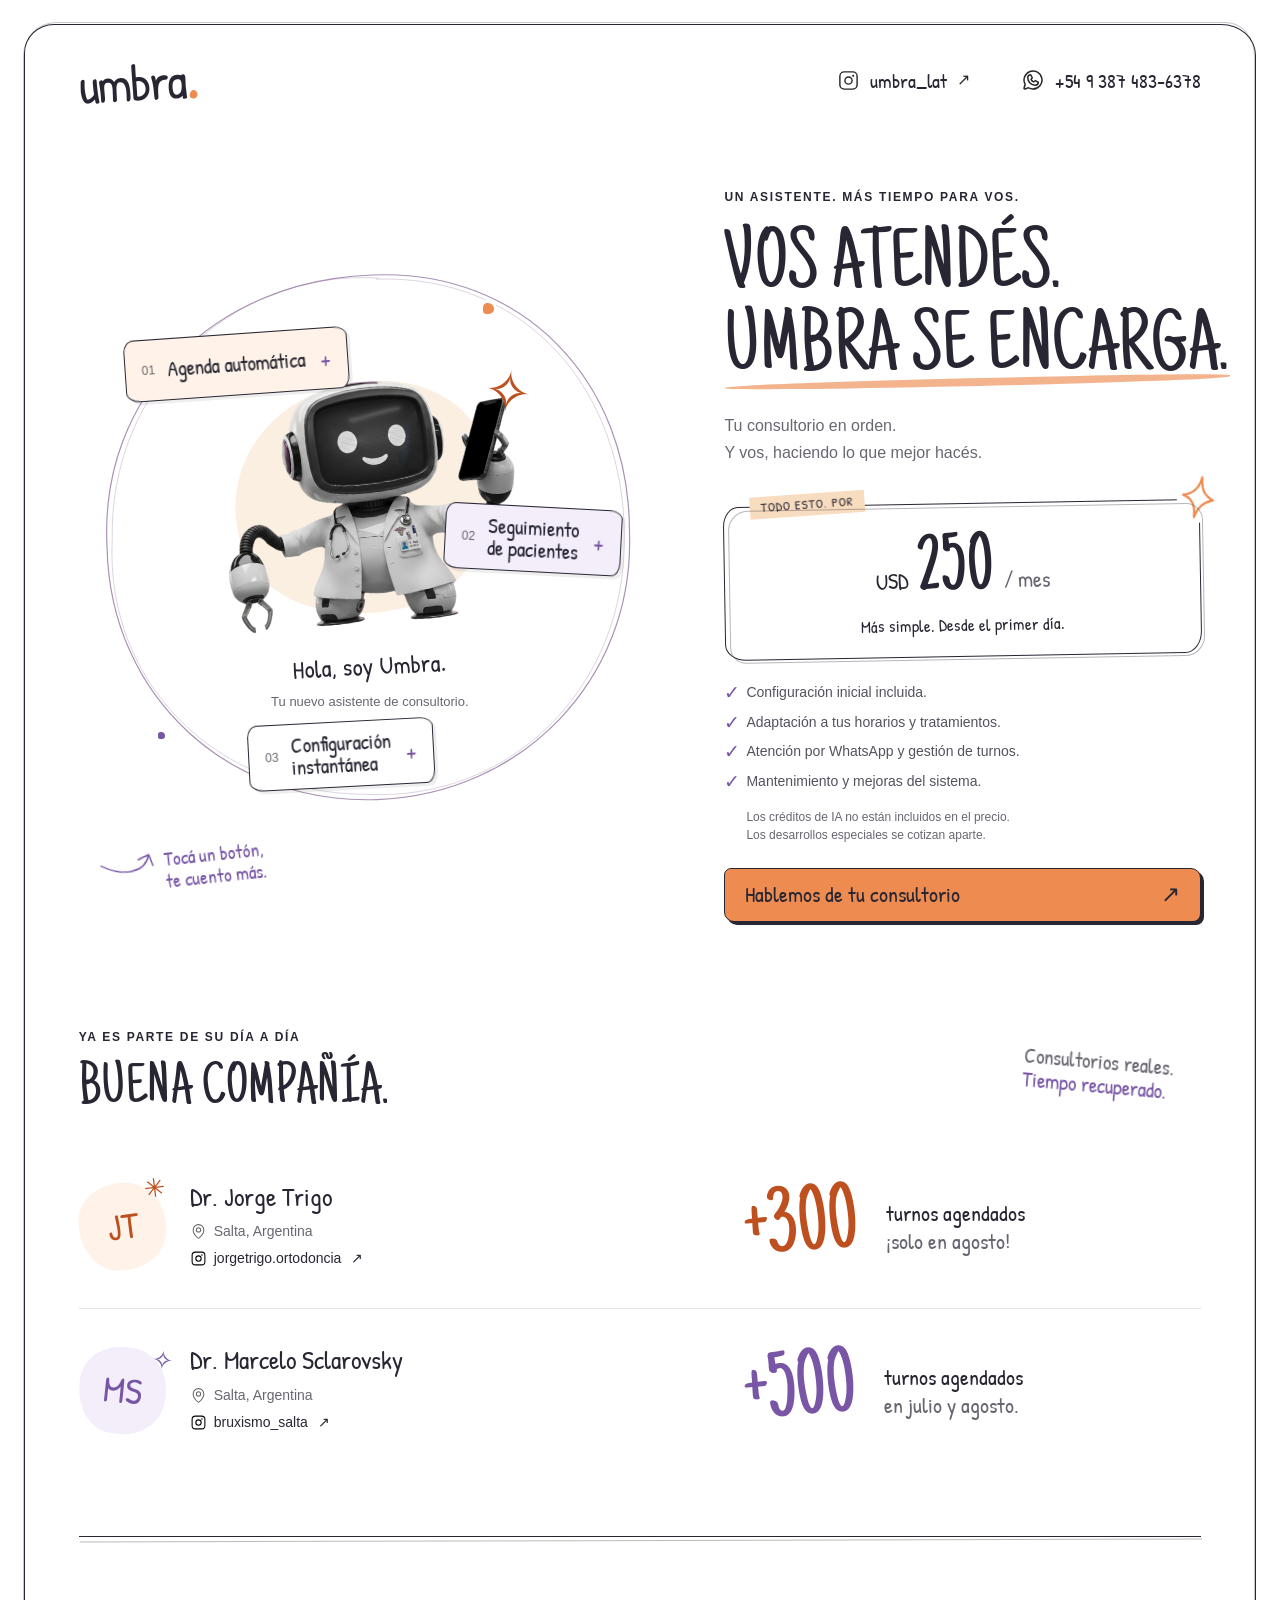
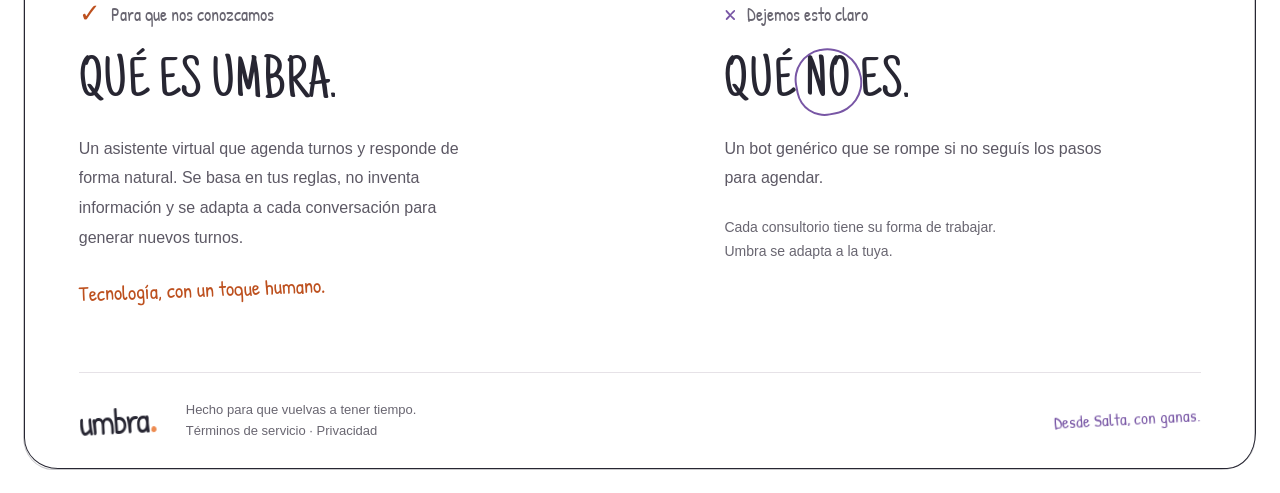
<file: index.html>
<!doctype html>
<html lang="es-AR">
  <head>
    <meta charset="UTF-8" />
    <meta name="viewport" content="width=device-width, initial-scale=1" />
    <meta name="theme-color" content="#ffffff" />
    <meta name="description" content="Vos atendés. Umbra se encarga. Un asistente virtual para tu consultorio: agenda automática, seguimiento de pacientes y configuración al instante. USD 250 por mes." />
    <title>Umbra · Más tiempo para tus pacientes</title>
    <link rel="icon" href="./assets/favicon.svg" type="image/svg+xml" />
    <link rel="preload" href="./assets/just-another-hand.ttf" as="font" type="font/ttf" crossorigin />
    <link rel="preload" href="./assets/patrick-hand.ttf" as="font" type="font/ttf" crossorigin />
    <link rel="stylesheet" href="./styles.css" />
    <script src="./app.js" defer></script>
  </head>
  <body>
    <a class="skip-link" href="#contenido">Ir al contenido</a>
    <div class="page-sheet">
      <header class="site-header">
        <a class="wordmark" href="./" aria-label="Umbra, inicio">umbra<span class="wordmark-dot" aria-hidden="true">.</span></a>
        <nav class="contact-nav" aria-label="Contactá a Umbra">
          <a href="https://www.instagram.com/umbra_lat/" target="_blank" rel="noopener noreferrer" class="social-link">
            <img src="./assets/instagram.svg" width="23" height="23" alt="" />
            <span>umbra_lat</span><span class="external-arrow" aria-hidden="true">↗</span>
          </a>
          <a href="https://wa.me/5493874836378" target="_blank" rel="noopener noreferrer" class="social-link phone-link" aria-label="Escribinos por WhatsApp al +54 9 387 483-6378">
            <img src="./assets/whatsapp.svg" width="24" height="24" alt="" />
            <span>+54 9 387 483-6378</span>
          </a>
        </nav>
      </header>

      <main id="contenido">
        <section class="hero" aria-labelledby="hero-title">
          <div class="hero-copy">
            <p class="eyebrow">UN ASISTENTE. MÁS TIEMPO PARA VOS.</p>
            <h1 id="hero-title">VOS ATENDÉS.<br /><span class="orange-underline">UMBRA SE ENCARGA.</span></h1>
            <p class="hero-intro">Tu consultorio en orden.<br />Y vos, haciendo lo que mejor hacés.</p>
          </div>

          <div class="feature-area">
            <div class="feature-orbit" data-active="none">
              <svg class="orbit-ring" viewBox="0 0 560 560" fill="none" aria-hidden="true">
                <path d="M283 26C425 20 531 126 530 276C534 415 427 526 287 531C145 536 30 433 27 288C19 143 129 31 283 26Z" />
                <path d="M286 30C430 25 526 137 525 280C526 421 418 533 276 526C134 525 25 421 32 280C29 136 145 20 289 29" />
              </svg>
              <span class="orbit-dot orbit-dot-one" aria-hidden="true"></span>
              <span class="orbit-dot orbit-dot-two" aria-hidden="true"></span>

              <div class="orbit-welcome" id="orbit-welcome">
                <div class="robot-halo">
                  <span class="halo-shape" aria-hidden="true"></span>
                  <img class="hero-robot" src="./assets/robot.png" alt="Umbra, un robot sonriente con guardapolvo y un teléfono en la mano" width="1744" height="1450" fetchpriority="high" />
                  <span class="robot-spark" aria-hidden="true">✧</span>
                </div>
                <p class="hello-note">Hola, soy Umbra.</p>
                <p class="welcome-caption">Tu nuevo asistente de consultorio.</p>
              </div>

              <div class="orbit-tabs" role="tablist" aria-label="Lo que Umbra hace por vos">
                <button class="feature-tab tab-agenda" id="tab-agenda" type="button" role="tab" aria-selected="false" aria-controls="panel-agenda" data-feature="agenda"><span class="tab-number">01</span><span>Agenda automática</span><span class="tab-plus" aria-hidden="true">+</span></button>
                <button class="feature-tab tab-patients" id="tab-patients" type="button" role="tab" aria-selected="false" aria-controls="panel-patients" data-feature="patients" tabindex="-1"><span class="tab-number">02</span><span>Seguimiento<br />de pacientes</span><span class="tab-plus" aria-hidden="true">+</span></button>
                <button class="feature-tab tab-settings" id="tab-settings" type="button" role="tab" aria-selected="false" aria-controls="panel-settings" data-feature="settings" tabindex="-1"><span class="tab-number">03</span><span>Configuración<br />instantánea</span><span class="tab-plus" aria-hidden="true">+</span></button>
              </div>

              <div class="feature-panel" id="panel-agenda" role="tabpanel" aria-labelledby="tab-agenda" tabindex="0" hidden>
                <p>No perdés tiempo agendando. Umbra se encarga de hacerlo por vos, respetando tus horarios.</p>
                <p class="panel-note">Vos solo ocupate de atender.</p>
              </div>
              <div class="feature-panel" id="panel-patients" role="tabpanel" aria-labelledby="tab-patients" tabindex="0" hidden>
                <p>Cada paciente, en un mismo lugar. Registrá sus datos, asignale nuevos turnos y llevá un historial completo.</p>
                <p class="panel-note">Seguí la conversación, sin perder el hilo.</p>
              </div>
              <div class="feature-panel" id="panel-settings" role="tabpanel" aria-labelledby="tab-settings" tabindex="0" hidden>
                <p>Configurá horarios, feriados, servicios y preguntas frecuentes. Cada cambio se guarda y Umbra se adapta al instante.</p>
                <p class="panel-note">Tu consultorio, tus reglas.</p>
              </div>
              <button class="orbit-reset" type="button" aria-label="Volver a la presentación de Umbra" hidden>volver al inicio <span aria-hidden="true">↶</span></button>
            </div>
            <div class="orbit-hint" aria-hidden="true">
              <svg viewBox="0 0 100 60" fill="none"><path d="M5 53C54 59 85 35 80 6M65 20L80 5L94 21" /></svg>
              <span>Tocá un botón,<br />te cuento más.</span>
            </div>
          </div>

          <aside class="pricing" aria-label="Precio de Umbra">
            <div class="price-box">
              <span class="price-sticker">TODO ESTO, POR</span>
              <p class="price"><span class="price-currency">USD</span> <span class="price-amount">250</span><span class="price-period">/ mes</span></p>
              <span class="price-caption">Más simple. Desde el primer día.</span>
              <svg class="price-spark" viewBox="0 0 50 65" fill="none" aria-hidden="true"><path d="M26 4C25 20 18 28 5 32C19 35 24 44 25 59C28 44 34 37 46 32C32 27 28 19 26 4Z" /></svg>
            </div>
            <ul class="included-list">
              <li>Configuración inicial incluida.</li>
              <li>Adaptación a tus horarios y tratamientos.</li>
              <li>Atención por WhatsApp y gestión de turnos.</li>
              <li>Mantenimiento y mejoras del sistema.</li>
            </ul>
            <p class="pricing-footnote">Los créditos de IA no están incluidos en el precio.<br />Los desarrollos especiales se cotizan aparte.</p>
            <a class="contact-button" href="https://wa.me/5493874836378?text=Hola%2C%20quiero%20conocer%20m%C3%A1s%20sobre%20Umbra%20para%20mi%20consultorio." target="_blank" rel="noopener noreferrer">Hablemos de tu consultorio <span aria-hidden="true">↗</span></a>
          </aside>
        </section>

        <section class="clients" aria-labelledby="clients-title">
          <div class="section-heading">
            <div><p class="eyebrow">YA ES PARTE DE SU DÍA A DÍA</p><h2 id="clients-title">BUENA COMPAÑÍA.</h2></div>
            <p class="handwritten section-aside">Consultorios reales.<br /><span>Tiempo recuperado.</span></p>
          </div>
          <div class="client-row">
            <div class="client-identity">
              <span class="client-monogram monogram-orange" aria-hidden="true">JT<span class="monogram-doodle">✳</span></span>
              <div><h3>Dr. Jorge Trigo</h3><p class="client-location"><img src="./assets/map-pin.svg" width="17" height="17" alt="" /> Salta, Argentina</p><a class="client-instagram" href="https://www.instagram.com/jorgetrigo.ortodoncia/" target="_blank" rel="noopener noreferrer"><img src="./assets/instagram.svg" width="17" height="17" alt="" />jorgetrigo.ortodoncia <span aria-hidden="true">↗</span></a></div>
            </div>
            <div class="client-result"><span class="result-number orange">+300</span><p>turnos agendados<br /><span>¡solo en agosto!</span></p></div>
          </div>
          <div class="client-row">
            <div class="client-identity">
              <span class="client-monogram monogram-purple" aria-hidden="true">MS<span class="monogram-doodle">✧</span></span>
              <div><h3>Dr. Marcelo Sclarovsky</h3><p class="client-location"><img src="./assets/map-pin.svg" width="17" height="17" alt="" /> Salta, Argentina</p><a class="client-instagram" href="https://www.instagram.com/bruxismo_salta/" target="_blank" rel="noopener noreferrer"><img src="./assets/instagram.svg" width="17" height="17" alt="" />bruxismo_salta <span aria-hidden="true">↗</span></a></div>
            </div>
            <div class="client-result"><span class="result-number purple">+500</span><p>turnos agendados<br /><span>en julio y agosto.</span></p></div>
          </div>
        </section>

        <section class="about" aria-label="Qué es Umbra y qué no es">
          <article class="about-yes"><p class="handwritten about-kicker"><span aria-hidden="true">✓</span> Para que nos conozcamos</p><h2>QUÉ ES UMBRA.</h2><p>Un asistente virtual que agenda turnos y responde de forma natural. Se basa en tus reglas, no inventa información y se adapta a cada conversación para generar nuevos turnos.</p><span class="handwritten about-note">Tecnología, con un toque humano.</span></article>
          <article class="about-no"><p class="handwritten about-kicker"><span aria-hidden="true">×</span> Dejemos esto claro</p><h2>QUÉ <span class="no-circle">NO</span> ES.</h2><p>Un bot genérico que se rompe si no seguís los pasos para agendar.</p><p class="about-small">Cada consultorio tiene su forma de trabajar.<br />Umbra se adapta a la tuya.</p></article>
        </section>
      </main>

      <footer class="site-footer"><a class="wordmark footer-wordmark" href="./" aria-label="Umbra, inicio">umbra<span class="wordmark-dot" aria-hidden="true">.</span></a><p>Hecho para que vuelvas a tener tiempo.<br /><a href="/terminos-medios-servicios/#terminos-de-servicio">Términos de servicio</a> · <a href="/terminos-medios-servicios/#politica-de-privacidad">Privacidad</a></p><span class="handwritten footer-location">Desde Salta, con ganas.</span></footer>
    </div>
  </body>
</html>
</file>
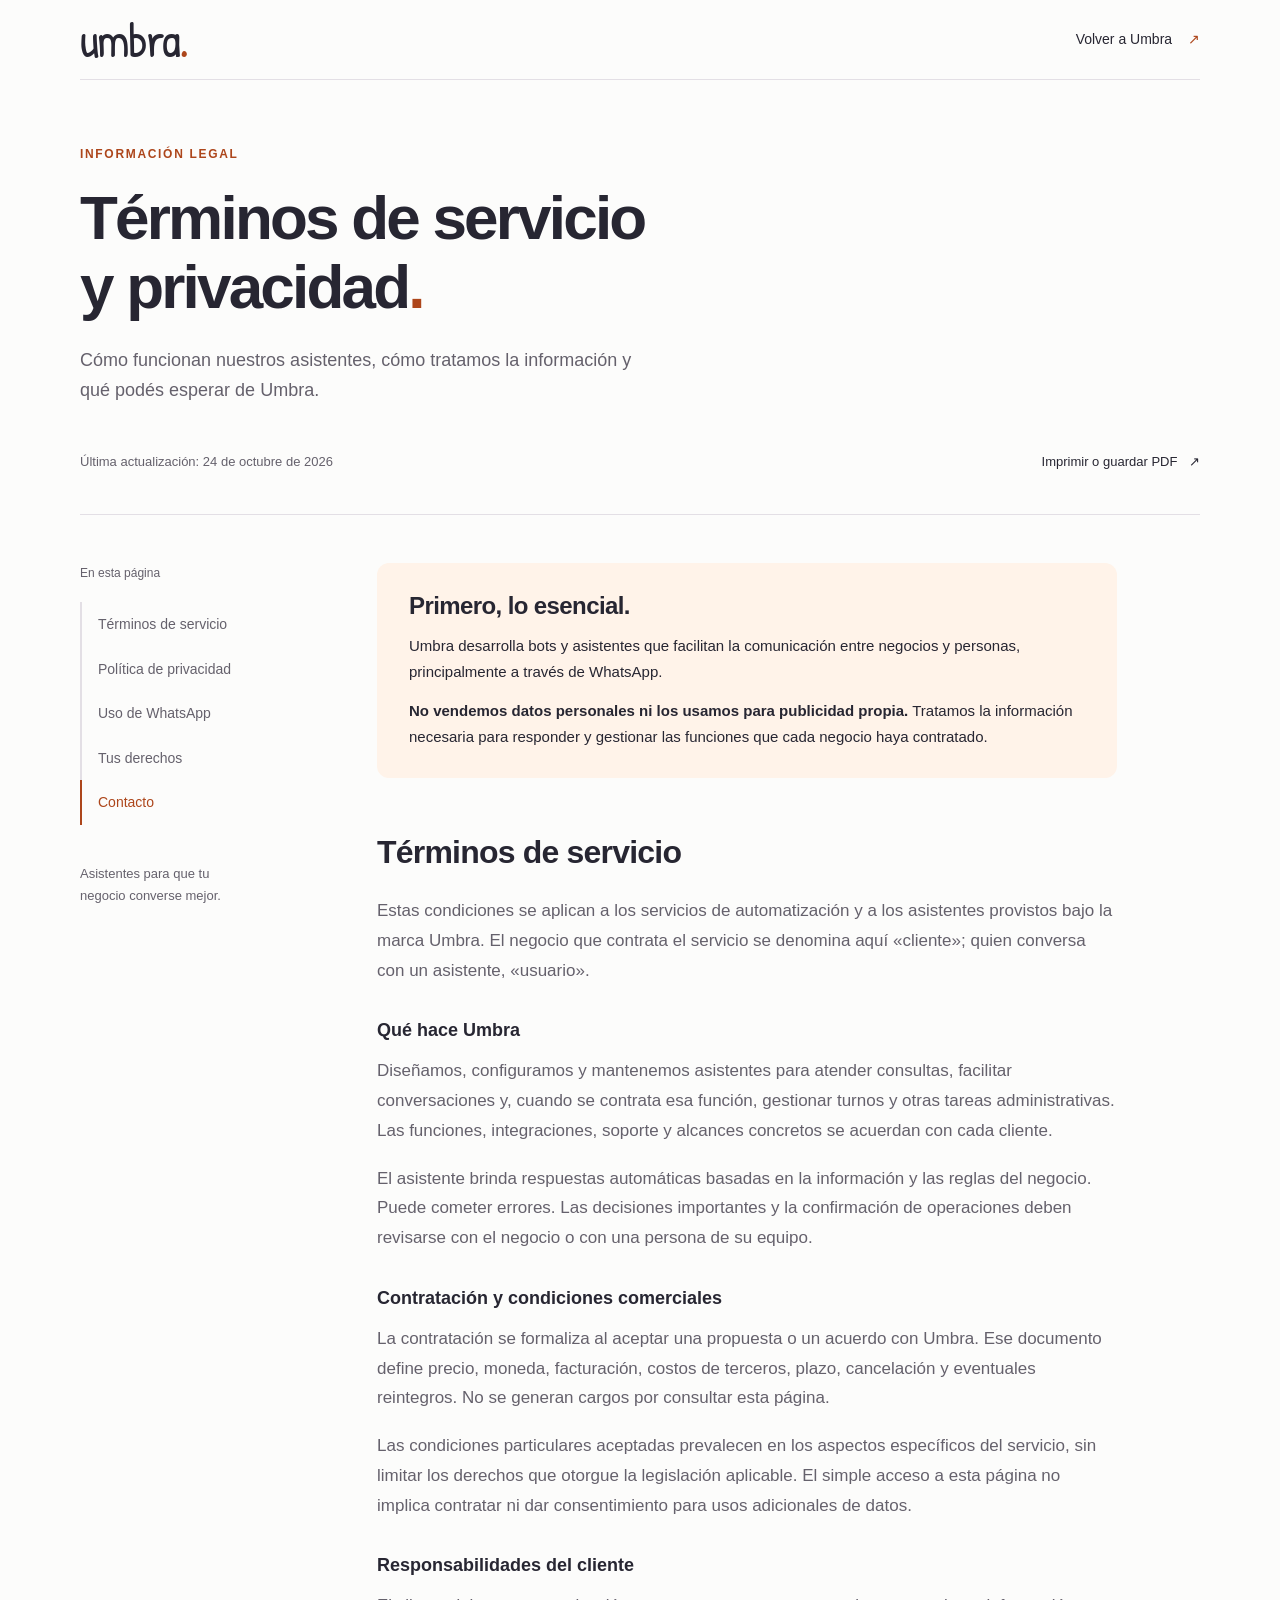
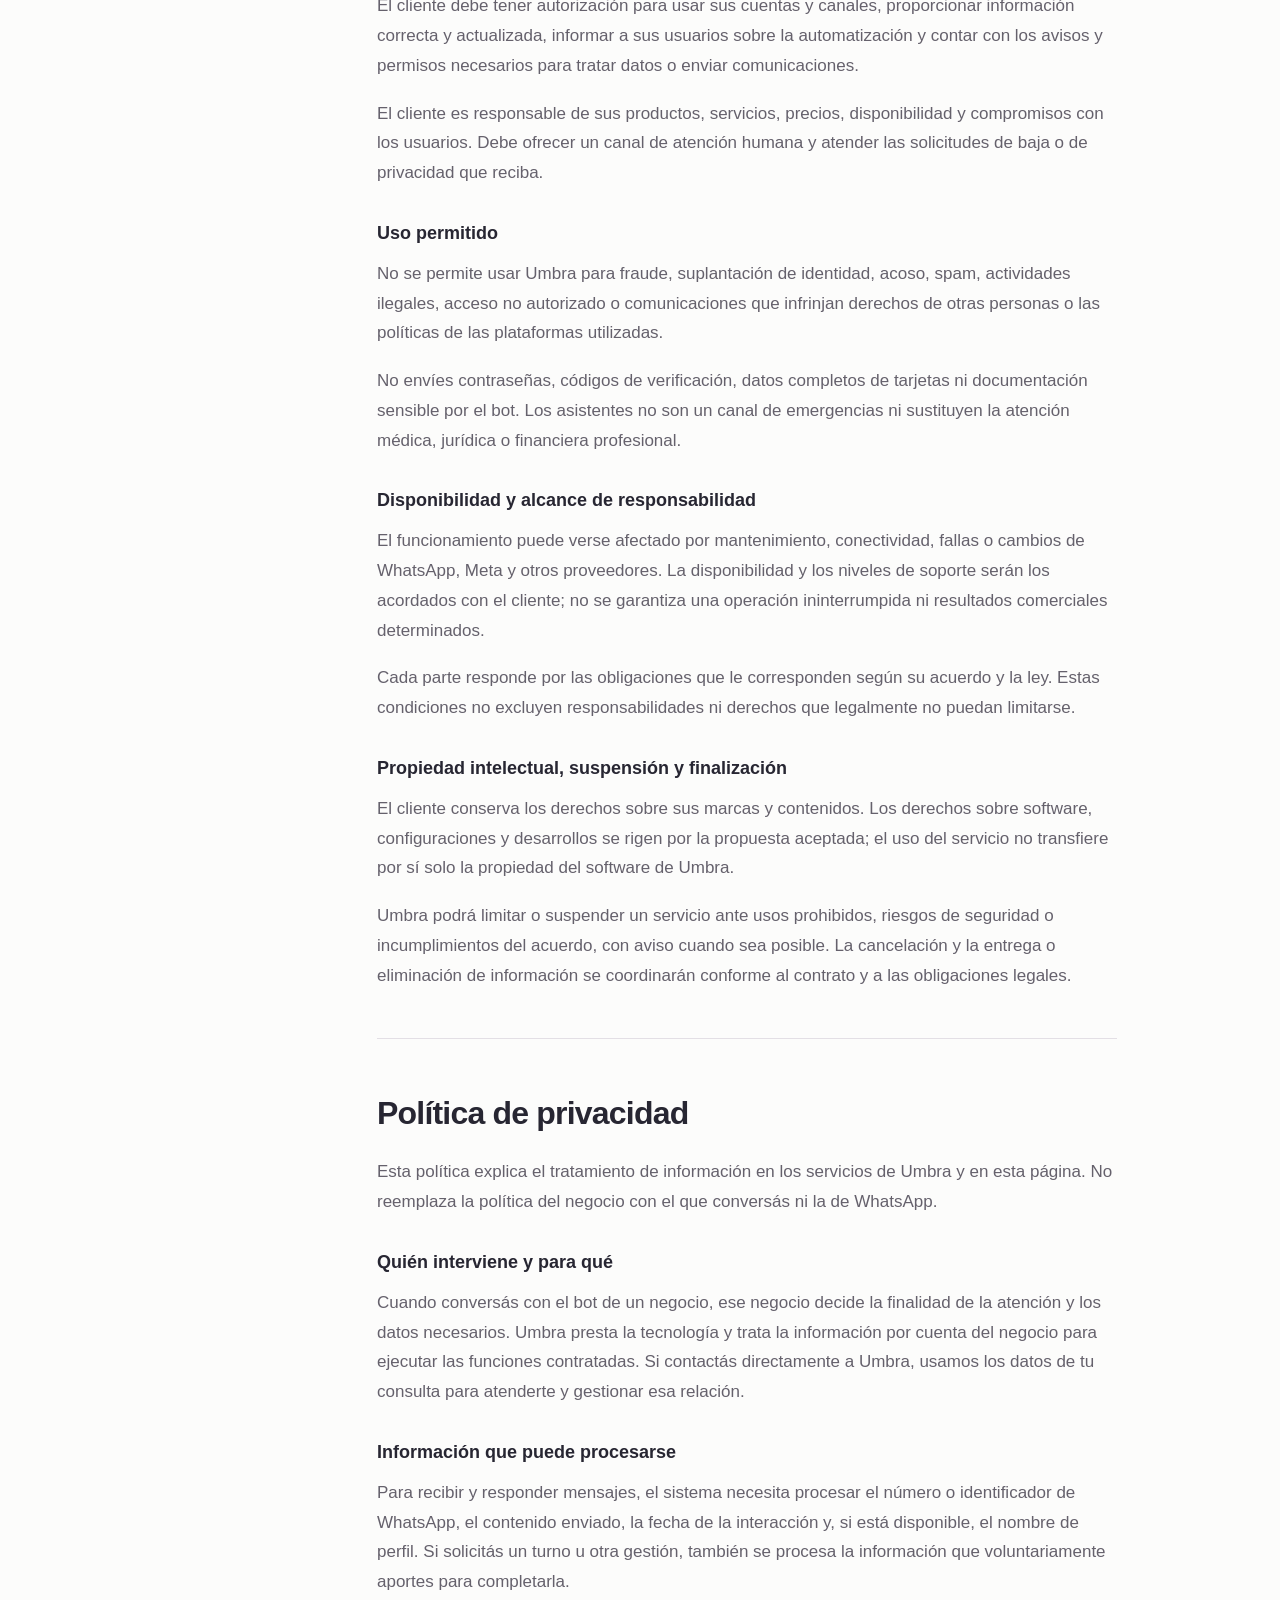
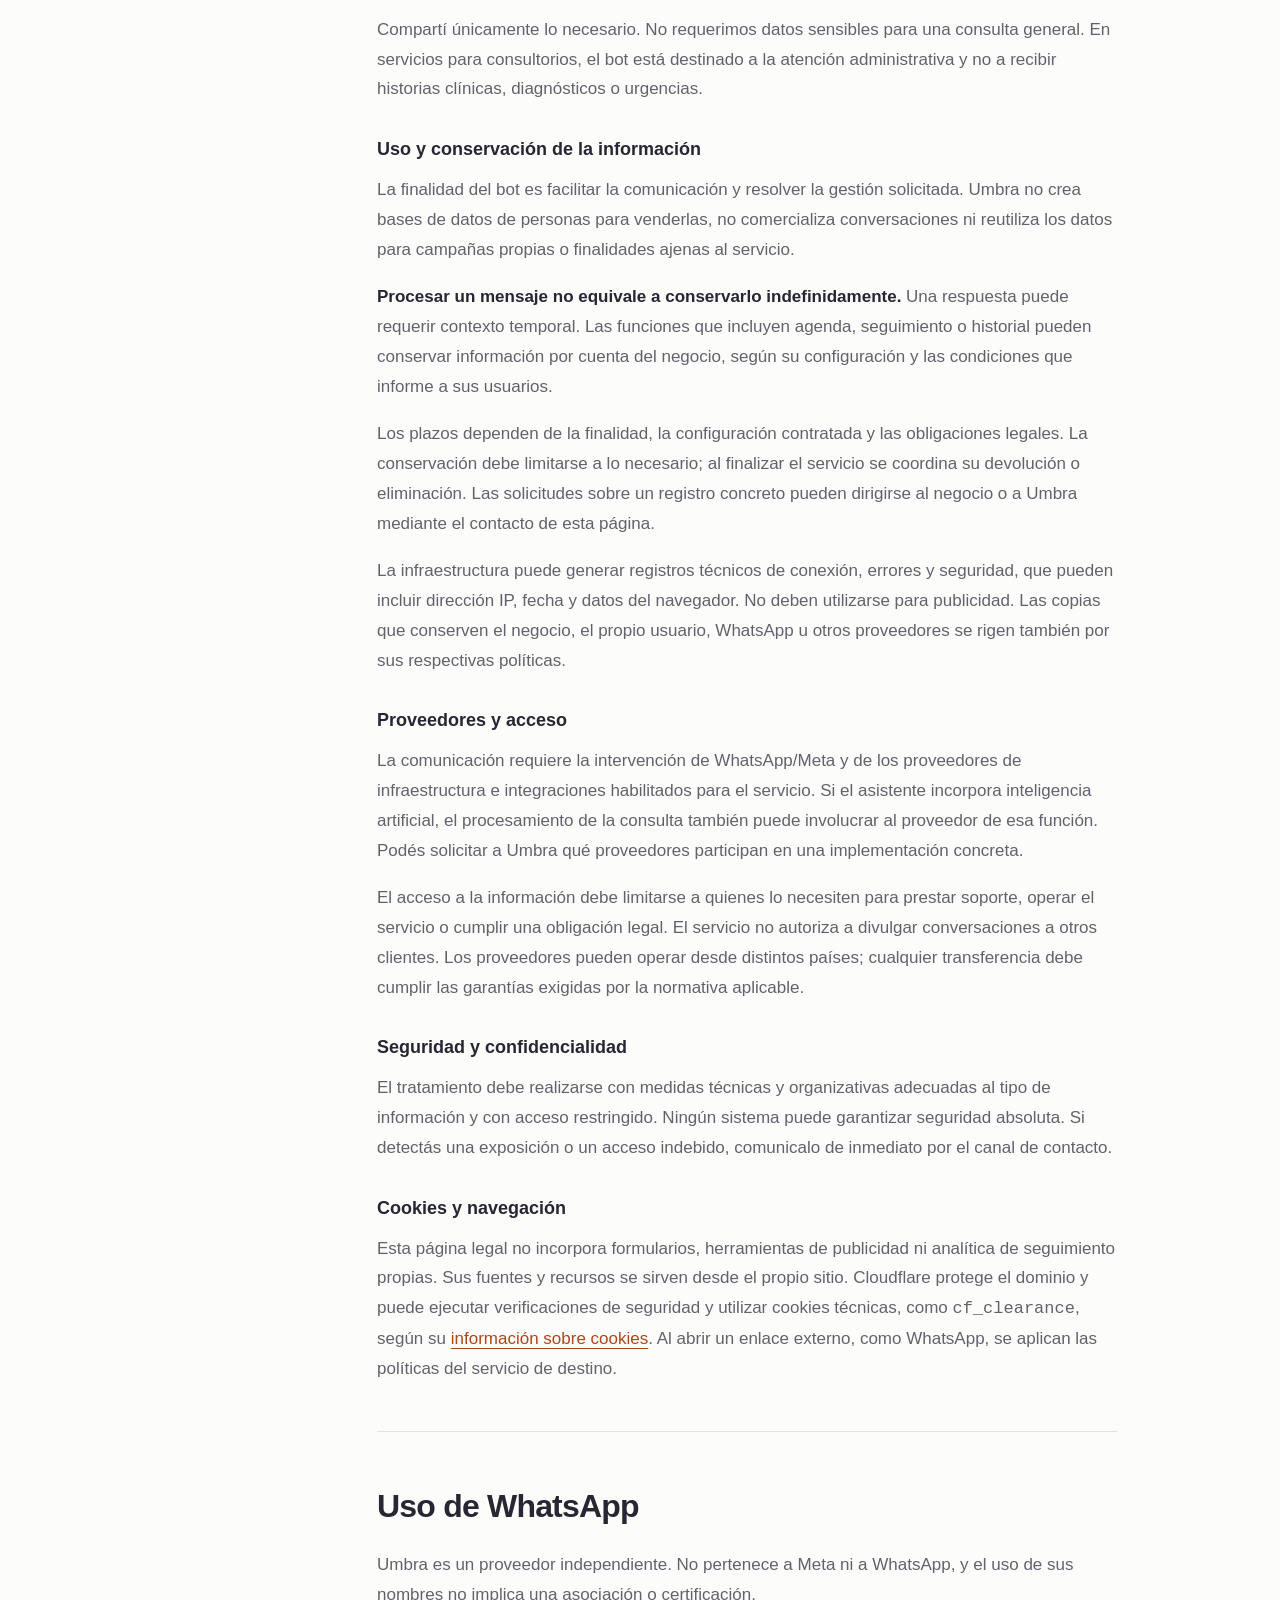
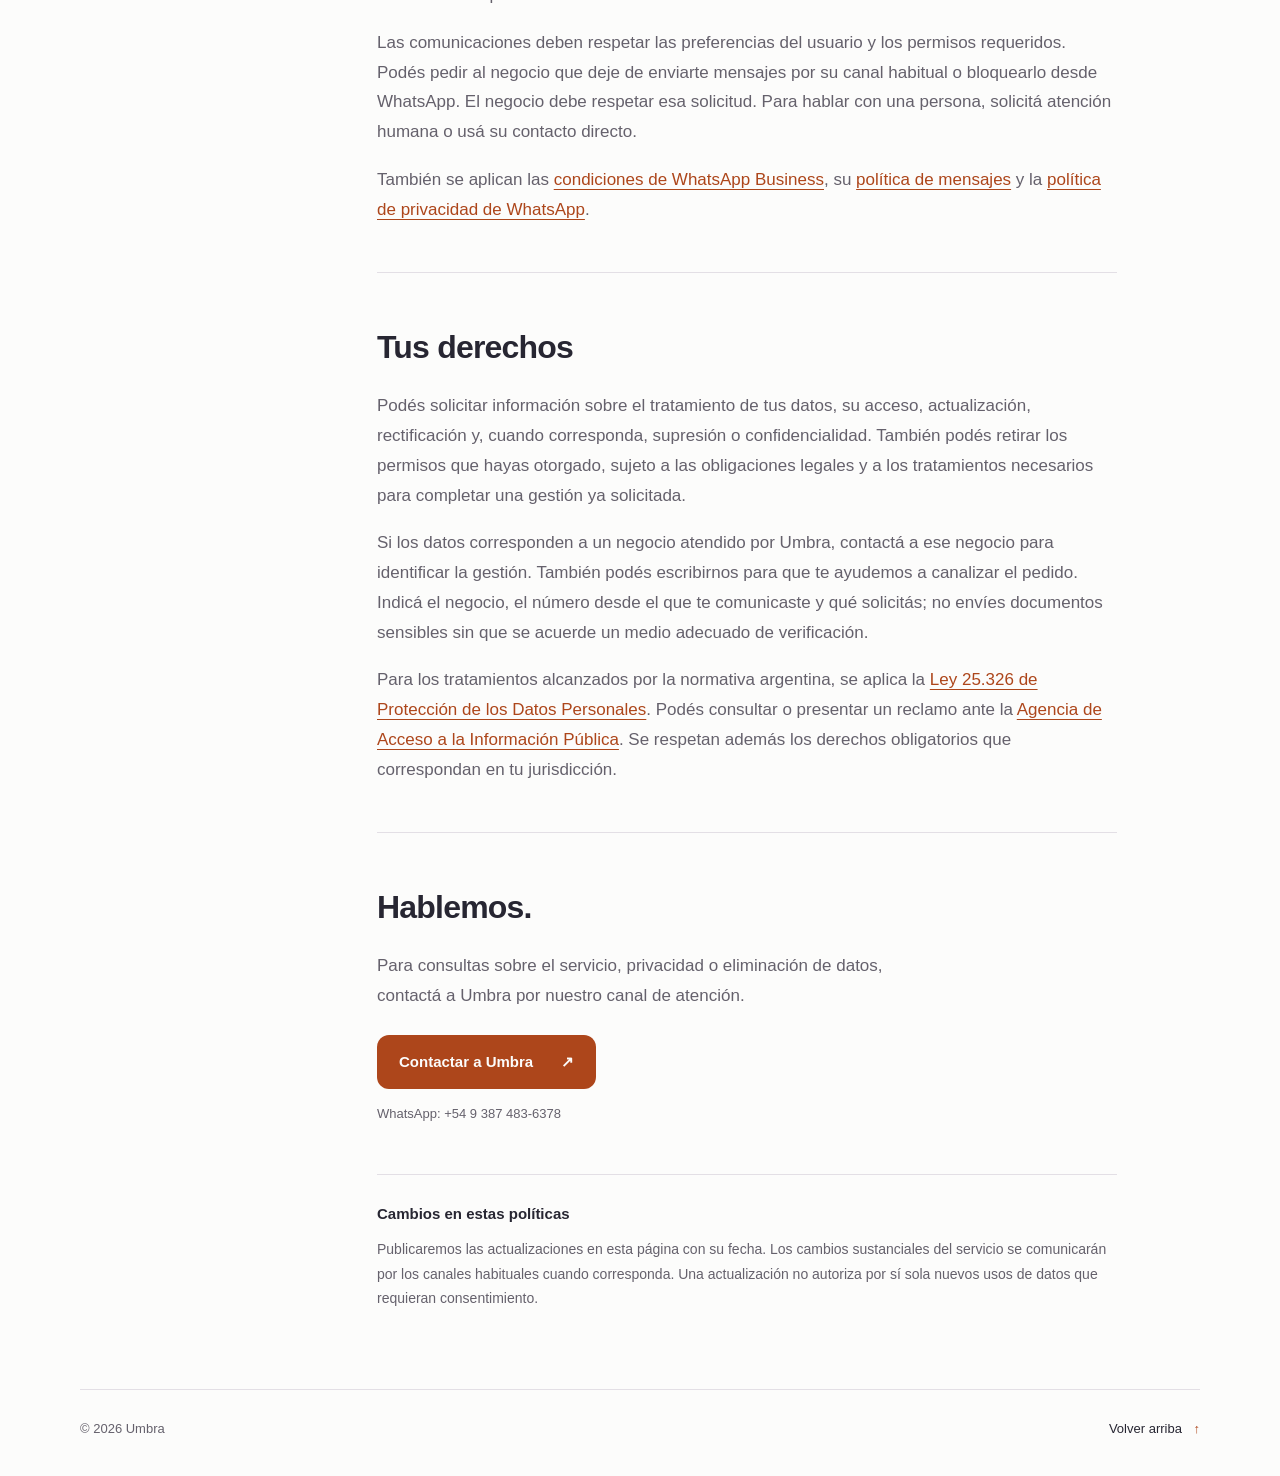
<file: terminos-medios-servicios/index.html>
<!doctype html>
<html lang="es-AR">
<head>
  <meta charset="utf-8">
  <meta name="viewport" content="width=device-width, initial-scale=1">
  <meta name="theme-color" content="#fcfcfb">
  <meta name="description" content="Términos de servicio y política de privacidad de Umbra. Cómo funcionan nuestros asistentes de WhatsApp, cómo tratamos la información y cómo contactarnos.">
  <title>Términos de servicio y privacidad | Umbra</title>
  <link rel="canonical" href="https://umbra-lat.com/terminos-medios-servicios/">
  <link rel="icon" href="./assets/favicon.svg" type="image/svg+xml">
  <link rel="preload" href="./assets/patrick-hand.ttf" as="font" type="font/ttf" crossorigin>
  <link rel="stylesheet" href="./styles.css?v=20261024">
  <script src="./app.js" defer></script>
</head>
<body>
  <a class="skip-link" href="#contenido">Ir al contenido</a>
  <div class="page">
    <header class="header">
      <a class="wordmark" href="https://umbra-lat.com/" aria-label="Umbra, inicio">umbra<span aria-hidden="true">.</span></a>
      <a class="back-link" href="https://umbra-lat.com/">Volver a Umbra <span aria-hidden="true">↗</span></a>
    </header>

    <main id="contenido">
      <div class="intro">
        <p class="eyebrow">Información legal</p>
        <h1>Términos de servicio<br>y privacidad<span class="accent">.</span></h1>
        <p class="lead">Cómo funcionan nuestros asistentes, cómo tratamos la información y qué podés esperar de Umbra.</p>
      </div>
      <div class="document-meta">
        <p>Última actualización: <time datetime="2026-10-24">24 de octubre de 2026</time></p>
        <button type="button" class="print-button" hidden>Imprimir o guardar PDF <span aria-hidden="true">↗</span></button>
      </div>

      <div class="document-layout">
        <aside class="sidebar">
          <nav aria-label="En esta página">
            <p class="nav-title">En esta página</p>
            <a href="#terminos-de-servicio">Términos de servicio</a>
            <a href="#politica-de-privacidad">Política de privacidad</a>
            <a href="#whatsapp">Uso de WhatsApp</a>
            <a href="#tus-derechos">Tus derechos</a>
            <a href="#contacto">Contacto</a>
          </nav>
          <p class="sidebar-note">Asistentes para que tu negocio converse mejor.</p>
        </aside>

        <div class="document-body">
          <div class="plain-summary">
            <h2>Primero, lo esencial.</h2>
            <p>Umbra desarrolla bots y asistentes que facilitan la comunicación entre negocios y personas, principalmente a través de WhatsApp.</p>
            <p><strong>No vendemos datos personales ni los usamos para publicidad propia.</strong> Tratamos la información necesaria para responder y gestionar las funciones que cada negocio haya contratado.</p>
          </div>

          <section id="terminos-de-servicio" aria-labelledby="terms-title">
            <h2 id="terms-title">Términos de servicio</h2>
            <p>Estas condiciones se aplican a los servicios de automatización y a los asistentes provistos bajo la marca Umbra. El negocio que contrata el servicio se denomina aquí «cliente»; quien conversa con un asistente, «usuario».</p>

            <h3>Qué hace Umbra</h3>
            <p>Diseñamos, configuramos y mantenemos asistentes para atender consultas, facilitar conversaciones y, cuando se contrata esa función, gestionar turnos y otras tareas administrativas. Las funciones, integraciones, soporte y alcances concretos se acuerdan con cada cliente.</p>
            <p>El asistente brinda respuestas automáticas basadas en la información y las reglas del negocio. Puede cometer errores. Las decisiones importantes y la confirmación de operaciones deben revisarse con el negocio o con una persona de su equipo.</p>

            <h3>Contratación y condiciones comerciales</h3>
            <p>La contratación se formaliza al aceptar una propuesta o un acuerdo con Umbra. Ese documento define precio, moneda, facturación, costos de terceros, plazo, cancelación y eventuales reintegros. No se generan cargos por consultar esta página.</p>
            <p>Las condiciones particulares aceptadas prevalecen en los aspectos específicos del servicio, sin limitar los derechos que otorgue la legislación aplicable. El simple acceso a esta página no implica contratar ni dar consentimiento para usos adicionales de datos.</p>

            <h3>Responsabilidades del cliente</h3>
            <p>El cliente debe tener autorización para usar sus cuentas y canales, proporcionar información correcta y actualizada, informar a sus usuarios sobre la automatización y contar con los avisos y permisos necesarios para tratar datos o enviar comunicaciones.</p>
            <p>El cliente es responsable de sus productos, servicios, precios, disponibilidad y compromisos con los usuarios. Debe ofrecer un canal de atención humana y atender las solicitudes de baja o de privacidad que reciba.</p>

            <h3>Uso permitido</h3>
            <p>No se permite usar Umbra para fraude, suplantación de identidad, acoso, spam, actividades ilegales, acceso no autorizado o comunicaciones que infrinjan derechos de otras personas o las políticas de las plataformas utilizadas.</p>
            <p>No envíes contraseñas, códigos de verificación, datos completos de tarjetas ni documentación sensible por el bot. Los asistentes no son un canal de emergencias ni sustituyen la atención médica, jurídica o financiera profesional.</p>

            <h3>Disponibilidad y alcance de responsabilidad</h3>
            <p>El funcionamiento puede verse afectado por mantenimiento, conectividad, fallas o cambios de WhatsApp, Meta y otros proveedores. La disponibilidad y los niveles de soporte serán los acordados con el cliente; no se garantiza una operación ininterrumpida ni resultados comerciales determinados.</p>
            <p>Cada parte responde por las obligaciones que le corresponden según su acuerdo y la ley. Estas condiciones no excluyen responsabilidades ni derechos que legalmente no puedan limitarse.</p>

            <h3>Propiedad intelectual, suspensión y finalización</h3>
            <p>El cliente conserva los derechos sobre sus marcas y contenidos. Los derechos sobre software, configuraciones y desarrollos se rigen por la propuesta aceptada; el uso del servicio no transfiere por sí solo la propiedad del software de Umbra.</p>
            <p>Umbra podrá limitar o suspender un servicio ante usos prohibidos, riesgos de seguridad o incumplimientos del acuerdo, con aviso cuando sea posible. La cancelación y la entrega o eliminación de información se coordinarán conforme al contrato y a las obligaciones legales.</p>
          </section>

          <section id="politica-de-privacidad" aria-labelledby="privacy-title">
            <h2 id="privacy-title">Política de privacidad</h2>
            <p>Esta política explica el tratamiento de información en los servicios de Umbra y en esta página. No reemplaza la política del negocio con el que conversás ni la de WhatsApp.</p>

            <h3>Quién interviene y para qué</h3>
            <p>Cuando conversás con el bot de un negocio, ese negocio decide la finalidad de la atención y los datos necesarios. Umbra presta la tecnología y trata la información por cuenta del negocio para ejecutar las funciones contratadas. Si contactás directamente a Umbra, usamos los datos de tu consulta para atenderte y gestionar esa relación.</p>

            <h3>Información que puede procesarse</h3>
            <p>Para recibir y responder mensajes, el sistema necesita procesar el número o identificador de WhatsApp, el contenido enviado, la fecha de la interacción y, si está disponible, el nombre de perfil. Si solicitás un turno u otra gestión, también se procesa la información que voluntariamente aportes para completarla.</p>
            <p>Compartí únicamente lo necesario. No requerimos datos sensibles para una consulta general. En servicios para consultorios, el bot está destinado a la atención administrativa y no a recibir historias clínicas, diagnósticos o urgencias.</p>

            <h3>Uso y conservación de la información</h3>
            <p>La finalidad del bot es facilitar la comunicación y resolver la gestión solicitada. Umbra no crea bases de datos de personas para venderlas, no comercializa conversaciones ni reutiliza los datos para campañas propias o finalidades ajenas al servicio.</p>
            <p><strong>Procesar un mensaje no equivale a conservarlo indefinidamente.</strong> Una respuesta puede requerir contexto temporal. Las funciones que incluyen agenda, seguimiento o historial pueden conservar información por cuenta del negocio, según su configuración y las condiciones que informe a sus usuarios.</p>
            <p>Los plazos dependen de la finalidad, la configuración contratada y las obligaciones legales. La conservación debe limitarse a lo necesario; al finalizar el servicio se coordina su devolución o eliminación. Las solicitudes sobre un registro concreto pueden dirigirse al negocio o a Umbra mediante el contacto de esta página.</p>
            <p>La infraestructura puede generar registros técnicos de conexión, errores y seguridad, que pueden incluir dirección IP, fecha y datos del navegador. No deben utilizarse para publicidad. Las copias que conserven el negocio, el propio usuario, WhatsApp u otros proveedores se rigen también por sus respectivas políticas.</p>

            <h3>Proveedores y acceso</h3>
            <p>La comunicación requiere la intervención de WhatsApp/Meta y de los proveedores de infraestructura e integraciones habilitados para el servicio. Si el asistente incorpora inteligencia artificial, el procesamiento de la consulta también puede involucrar al proveedor de esa función. Podés solicitar a Umbra qué proveedores participan en una implementación concreta.</p>
            <p>El acceso a la información debe limitarse a quienes lo necesiten para prestar soporte, operar el servicio o cumplir una obligación legal. El servicio no autoriza a divulgar conversaciones a otros clientes. Los proveedores pueden operar desde distintos países; cualquier transferencia debe cumplir las garantías exigidas por la normativa aplicable.</p>

            <h3>Seguridad y confidencialidad</h3>
            <p>El tratamiento debe realizarse con medidas técnicas y organizativas adecuadas al tipo de información y con acceso restringido. Ningún sistema puede garantizar seguridad absoluta. Si detectás una exposición o un acceso indebido, comunicalo de inmediato por el canal de contacto.</p>

            <h3>Cookies y navegación</h3>
            <p>Esta página legal no incorpora formularios, herramientas de publicidad ni analítica de seguimiento propias. Sus fuentes y recursos se sirven desde el propio sitio. Cloudflare protege el dominio y puede ejecutar verificaciones de seguridad y utilizar cookies técnicas, como <code>cf_clearance</code>, según su <a href="https://developers.cloudflare.com/fundamentals/reference/policies-compliances/cloudflare-cookies/" target="_blank" rel="noopener noreferrer">información sobre cookies</a>. Al abrir un enlace externo, como WhatsApp, se aplican las políticas del servicio de destino.</p>
          </section>

          <section id="whatsapp" aria-labelledby="whatsapp-title">
            <h2 id="whatsapp-title">Uso de WhatsApp</h2>
            <p>Umbra es un proveedor independiente. No pertenece a Meta ni a WhatsApp, y el uso de sus nombres no implica una asociación o certificación.</p>
            <p>Las comunicaciones deben respetar las preferencias del usuario y los permisos requeridos. Podés pedir al negocio que deje de enviarte mensajes por su canal habitual o bloquearlo desde WhatsApp. El negocio debe respetar esa solicitud. Para hablar con una persona, solicitá atención humana o usá su contacto directo.</p>
            <p>También se aplican las <a href="https://www.whatsapp.com/legal/business-terms?lang=es" target="_blank" rel="noopener noreferrer">condiciones de WhatsApp Business</a>, su <a href="https://whatsappbusiness.com/es-la/policy/" target="_blank" rel="noopener noreferrer">política de mensajes</a> y la <a href="https://www.whatsapp.com/legal/privacy-policy?lang=es" target="_blank" rel="noopener noreferrer">política de privacidad de WhatsApp</a>.</p>
          </section>

          <section id="tus-derechos" aria-labelledby="rights-title">
            <h2 id="rights-title">Tus derechos</h2>
            <p>Podés solicitar información sobre el tratamiento de tus datos, su acceso, actualización, rectificación y, cuando corresponda, supresión o confidencialidad. También podés retirar los permisos que hayas otorgado, sujeto a las obligaciones legales y a los tratamientos necesarios para completar una gestión ya solicitada.</p>
            <p>Si los datos corresponden a un negocio atendido por Umbra, contactá a ese negocio para identificar la gestión. También podés escribirnos para que te ayudemos a canalizar el pedido. Indicá el negocio, el número desde el que te comunicaste y qué solicitás; no envíes documentos sensibles sin que se acuerde un medio adecuado de verificación.</p>
            <p>Para los tratamientos alcanzados por la normativa argentina, se aplica la <a href="https://www.argentina.gob.ar/normativa/nacional/ley-25326-64790/texto" target="_blank" rel="noopener noreferrer">Ley 25.326 de Protección de los Datos Personales</a>. Podés consultar o presentar un reclamo ante la <a href="https://www.argentina.gob.ar/aaip/datospersonales" target="_blank" rel="noopener noreferrer">Agencia de Acceso a la Información Pública</a>. Se respetan además los derechos obligatorios que correspondan en tu jurisdicción.</p>
          </section>

          <section id="contacto" class="contact-section" aria-labelledby="contact-title">
            <h2 id="contact-title">Hablemos.</h2>
            <p>Para consultas sobre el servicio, privacidad o eliminación de datos, contactá a Umbra por nuestro canal de atención.</p>
            <a class="contact-button" href="https://wa.me/5493874836378?text=Hola%2C%20tengo%20una%20consulta%20sobre%20los%20t%C3%A9rminos%20o%20la%20privacidad%20de%20Umbra." target="_blank" rel="noopener noreferrer">Contactar a Umbra <span aria-hidden="true">↗</span></a>
            <p class="contact-number">WhatsApp: +54 9 387 483-6378</p>
          </section>

          <div class="updates">
            <h3>Cambios en estas políticas</h3>
            <p>Publicaremos las actualizaciones en esta página con su fecha. Los cambios sustanciales del servicio se comunicarán por los canales habituales cuando corresponda. Una actualización no autoriza por sí sola nuevos usos de datos que requieran consentimiento.</p>
          </div>
        </div>
      </div>
    </main>

    <footer class="footer">
      <p>© 2026 Umbra</p>
      <a href="#contenido">Volver arriba <span aria-hidden="true">↑</span></a>
    </footer>
  </div>
</body>
</html>
</file>
<file: styles.css>
@font-face {
  font-family: 'Just Another Hand';
  src: url('./assets/just-another-hand.ttf') format('truetype');
  font-display: swap;
  font-weight: 400;
}

@font-face {
  font-family: 'Patrick Hand';
  src: url('./assets/patrick-hand.ttf') format('truetype');
  font-display: swap;
  font-weight: 400;
}

:root {
  color-scheme: light;
  --paper: #fff;
  --ink: #272632;
  --muted: #696671;
  --orange: #bd501e;
  --orange-bright: #ed8b50;
  --orange-pale: #fff3e9;
  --purple: #7856a5;
  --purple-pale: #f3eef9;
  --line: #e6e2e7;
  --hand: 'Patrick Hand', 'Segoe Print', cursive;
  --display: 'Just Another Hand', 'Patrick Hand', cursive;
  --body: 'Segoe UI', 'Helvetica Neue', Arial, sans-serif;
  /* Layers: decoration 0; content 1; orbit tabs 2; focus/skip navigation 3. */
}

* { box-sizing: border-box; }
html { scroll-behavior: smooth; }
body { margin: 0; background: var(--paper); color: var(--ink); font: 400 1rem/1.65 var(--body); -webkit-font-smoothing: antialiased; }
button, a { -webkit-tap-highlight-color: transparent; }
button { font: inherit; }
button, a, [tabindex] { touch-action: manipulation; }
a { color: inherit; text-decoration: none; }
button { cursor: pointer; }
img { max-width: 100%; vertical-align: middle; }
p, h1, h2, h3 { margin: 0; }
button, a { outline-offset: 6px; }
:focus-visible { outline: 3px solid var(--purple); outline-offset: 6px; }
[hidden] { display: none !important; }
::selection { background: #eadcf8; color: #272632; }
.skip-link { position: fixed; z-index: 3; top: 12px; left: 12px; padding: 12px 20px; background: var(--ink); color: #fff; transform: translateY(-160%); }
.skip-link:focus { transform: translateY(0); }
.page-sheet { max-width: 1380px; margin: 24px auto; width: calc(100% - 48px); padding: 25px clamp(24px, 4.2vw, 66px) 0; border: 1.5px solid var(--ink); border-radius: 30px 35px 29px 34px / 29px 31px 36px 31px; position: relative; }
.page-sheet::before { content: ''; position: absolute; pointer-events: none; inset: -3px 0 -2px -2px; border: 1px solid #27263240; border-radius: 33px 29px 34px 30px / 34px 34px 29px 33px; }
.site-header { min-height: 60px; display: flex; align-items: center; justify-content: space-between; gap: 24px; }
.wordmark { font-family: var(--hand); font-size: 3.2rem; line-height: 1; letter-spacing: -2px; display: inline-flex; align-items: baseline; transform: rotate(-3deg); }
.wordmark-dot { color: var(--orange-bright); font-size: 1.4em; line-height: .65; }
.contact-nav { display: flex; align-items: center; gap: clamp(24px, 4vw, 58px); }
.social-link { display: inline-flex; align-items: center; gap: 10px; min-height: 44px; font-family: var(--hand); font-size: 1.25rem; transition: color .2s; }
.social-link img { opacity: .85; }
.social-link:hover, .client-instagram:hover { color: var(--orange); }
.external-arrow { font-family: var(--body); font-size: 1rem; }

.hero { display: grid; grid-template-columns: minmax(0, 1.22fr) minmax(0, 1fr); grid-template-areas: 'features copy' 'features price'; column-gap: clamp(32px, 5vw, 76px); margin-top: 78px; align-items: start; }
.hero-copy { grid-area: copy; }
.eyebrow { font-size: .75rem; line-height: 1.5; letter-spacing: .14em; font-weight: 600; }
h1 { font: 400 clamp(4.5rem, 6.7vw, 6rem)/.96 var(--display); letter-spacing: .005em; margin-top: 22px; }
.orange-underline { position: relative; z-index: 1; white-space: nowrap; }
.orange-underline::after { content: ''; position: absolute; height: 8px; background: var(--orange-bright); opacity: .65; left: 0; right: -2px; bottom: 7px; border-radius: 60% 30% 55% 40%; z-index: -1; transform: rotate(-1.2deg); }
.hero-intro { color: var(--muted); margin-top: 19px; font-size: 1rem; line-height: 1.7; }
.handwritten { font-family: var(--hand); }
.feature-area { grid-area: features; position: relative; margin-top: 22px; align-self: center; padding-bottom: 54px; }
.feature-orbit { width: 100%; aspect-ratio: 1; position: relative; container-type: inline-size; isolation: isolate; }
.orbit-ring { width: 100%; height: 100%; position: absolute; inset: 0; pointer-events: none; }
.orbit-ring path { stroke: #a991b5; stroke-width: 1.15; }
.orbit-ring path + path { stroke: #ac94b4; opacity: .45; stroke-width: .85; }
.orbit-dot { position: absolute; width: 11px; height: 11px; background: var(--orange-bright); border: 3px solid #fff; box-sizing: content-box; border-radius: 45% 55% 50% 40%; }
.orbit-dot-one { top: 9%; left: 69%; }
.orbit-dot-two { bottom: 15%; left: 13%; width: 7px; height: 7px; background: var(--purple); }
.orbit-welcome { position: absolute; inset: 22% 14% 18%; text-align: center; }
.robot-halo { position: relative; width: 72%; margin: 0 auto; aspect-ratio: 1.14; }
.halo-shape { position: absolute; background: #fbefe2; width: 86%; height: 87%; inset: 3% 5%; border-radius: 49% 45% 41% 54% / 52% 41% 55% 44%; transform: rotate(-12deg); }
.hero-robot { position: relative; width: 100%; height: auto; transform: rotate(-6deg); }
.robot-spark { color: var(--orange); position: absolute; font-family: var(--hand); top: -5%; right: -4%; font-size: 3.6rem; line-height: 1; transform: rotate(9deg); }
.hello-note { font: 400 clamp(1.55rem, 3cqw, 2rem)/1.2 var(--hand); margin-top: 12px; transform: rotate(-3deg); }
.welcome-caption { font-size: .8125rem; margin-top: 9px; color: var(--muted); }
.orbit-tabs { display: contents; }
.feature-tab { --x: 0cqw; --y: 0cqw; --r: 0deg; position: absolute; top: 50%; left: 50%; z-index: 2; display: flex; align-items: center; justify-content: center; gap: 12px; width: max-content; max-width: 55%; min-height: 62px; padding: 10px 16px; color: var(--ink); background: #fff; border: 1.5px solid var(--ink); border-radius: 10px 13px 9px 14px / 12px 9px 13px 10px; font: 400 1.3rem/1.05 var(--hand); text-align: left; box-shadow: 3px 3px 0 #27263213; transform: translate(calc(-50% + var(--x)), calc(-50% + var(--y))) rotate(var(--r)); transition: transform .65s cubic-bezier(.22, 1, .36, 1), background-color .25s, border-color .25s, box-shadow .25s, color .25s; }
.tab-number { align-self: center; font: 400 .75rem/1 var(--body); letter-spacing: .01em; opacity: .7; }
.tab-plus { font: 400 1.4rem/1 var(--hand); margin-left: 3px; color: var(--purple); }
.feature-tab:hover { background: var(--orange-pale); box-shadow: 4px 5px 0 #ed8b5038; }
.tab-agenda { --x: -23cqw; --y: -30cqw; --r: -4deg; background: var(--orange-pale); }
.tab-patients { --x: 28cqw; --y: 0cqw; --r: 3deg; background: var(--purple-pale); }
.tab-settings { --x: -5cqw; --y: 37cqw; --r: -3deg; }
.orbit-hint { position: absolute; left: 4%; bottom: -6px; display: flex; gap: 8px; align-items: flex-end; pointer-events: none; color: var(--purple); font: 400 1.2rem/1.12 var(--hand); transform: rotate(-6deg); }
.orbit-hint svg { width: 55px; height: 63px; transform: rotate(25deg); align-self: flex-start; margin-top: -22px; }
.orbit-hint path { stroke: currentColor; stroke-width: 2.5; stroke-linecap: round; stroke-linejoin: round; }
.feature-orbit:not([data-active='none']) .feature-tab { background: #fff; color: #645a6b; border-color: #b2a2bd; }
.feature-orbit[data-active='agenda'] .tab-patients { --x: 24cqw; --y: -33cqw; --r: 5deg; }
.feature-orbit[data-active='agenda'] .tab-settings { --x: -23cqw; --y: 34cqw; --r: -5deg; }
.feature-orbit[data-active='patients'] .tab-agenda { --x: -24cqw; --y: -33cqw; --r: -5deg; }
.feature-orbit[data-active='patients'] .tab-settings { --x: 25cqw; --y: 34cqw; --r: 4deg; }
.feature-orbit[data-active='settings'] .tab-agenda { --x: -24cqw; --y: -34cqw; --r: -5deg; }
.feature-orbit[data-active='settings'] .tab-patients { --x: 25cqw; --y: 34cqw; --r: 5deg; }
.feature-orbit .feature-tab[aria-selected='true'] { --x: 0cqw; --y: -17cqw; --r: -1deg; color: var(--ink); background: var(--orange-pale); border-color: var(--orange); box-shadow: 3px 4px 0 #ed8b5040; }
.feature-orbit[data-active='patients'] .feature-tab[aria-selected='true'] { background: var(--purple-pale); border-color: var(--purple); box-shadow: 3px 4px 0 #7856a525; }
.feature-panel { position: absolute; z-index: 1; top: 45%; left: 17%; width: 67%; font: 400 clamp(1.2rem, 4.35cqw, 1.5rem)/1.38 var(--hand); }
.panel-note { margin-top: 16px; color: var(--orange); font-size: .95em; }
[data-active='patients'] .panel-note { color: var(--purple); }
.orbit-reset { position: absolute; z-index: 1; left: 50%; bottom: 0; transform: translate(-50%, 50%); color: var(--muted); font: 400 .875rem/1.2 var(--body); min-height: 44px; padding: 10px 14px; background: #fff; border: 0; white-space: nowrap; border-radius: 5px; }
.orbit-reset span { color: var(--purple); font-size: 1.15rem; padding-left: 3px; }
.orbit-reset:hover { color: var(--purple); }

.pricing { grid-area: price; margin-top: 37px; }
.price-box { position: relative; text-align: center; border: 1.5px solid var(--ink); border-radius: 15px 20px 17px 21px / 20px 15px 22px 16px; padding: 19px 20px 17px; transform: rotate(-1deg); }
.price-box::after { content: ''; position: absolute; inset: 3px -4px -4px 4px; border: 1px solid #27263255; border-radius: 20px 17px 20px 16px; pointer-events: none; }
.price-sticker { position: absolute; top: -13px; left: 26px; padding: 3px 11px; font: 400 .8rem/1.25 var(--hand); letter-spacing: .08em; background: #f8dcbf; transform: rotate(-3deg); }
.price { display: flex; align-items: baseline; justify-content: center; gap: 10px; line-height: 1; }
.price-currency { font: 400 1.4rem/1 var(--hand); }
.price-amount { font: 400 5.1rem/1 var(--display); padding-top: 8px; }
.price-period { font: 400 1.4rem/1 var(--hand); color: var(--muted); }
.price-caption { font: 400 1.05rem/1.3 var(--hand); }
.price-spark { position: absolute; top: -26px; right: -19px; width: 40px; height: 48px; background: #fff; transform: rotate(12deg); }
.price-spark path { stroke: var(--orange-bright); stroke-width: 3; stroke-linecap: round; stroke-linejoin: round; }
.included-list { padding: 0; list-style: none; margin: 25px 0 0; display: grid; gap: 8px; font-size: .875rem; line-height: 1.55; color: #55515e; }
.included-list li { padding-left: 22px; position: relative; }
.included-list li::before { content: '✓'; color: var(--purple); position: absolute; left: 0; top: -2px; font: 400 1.2rem/1.3 var(--hand); }
.pricing-footnote { margin: 15px 0 0 22px; font-size: .75rem; line-height: 1.5; color: var(--muted); }
.contact-button { display: flex; align-items: center; justify-content: space-between; gap: 15px; width: 100%; min-height: 54px; padding: 10px 20px; margin-top: 24px; border: 1.5px solid var(--ink); border-radius: 7px 10px 8px 10px; background: var(--orange-bright); box-shadow: 3px 3px 0 var(--ink); font: 400 1.35rem/1.15 var(--hand); transition: transform .2s, box-shadow .2s, background-color .2s; }
.contact-button span { font-family: var(--body); font-size: 1.45rem; }
.contact-button:hover { background: #f09a66; transform: translate(-1px, -2px) rotate(-.5deg); box-shadow: 4px 5px 0 var(--ink); }
.contact-button:active { transform: translate(2px, 2px); box-shadow: 1px 1px 0 var(--ink); }

.clients { margin-top: 106px; }
.section-heading { display: flex; align-items: center; justify-content: space-between; gap: 24px; margin-bottom: 24px; }
h2 { font: 400 clamp(3.1rem, 4.5vw, 4rem)/1.07 var(--display); letter-spacing: .01em; }
.section-heading h2 { margin-top: 14px; }
.section-aside { color: var(--muted); font-size: 1.3rem; line-height: 1.15; transform: rotate(5deg); padding-right: 27px; }
.section-aside span { color: var(--purple); }
.client-row { display: grid; grid-template-columns: minmax(0, 1.22fr) minmax(0, 1fr); gap: clamp(32px, 5vw, 76px); padding: 30px 0; border-bottom: 1px solid var(--line); }
.client-row:last-child { border-bottom: none; }
.client-identity { display: flex; align-items: center; gap: 24px; min-width: 0; }
.client-monogram { width: 87px; height: 87px; display: grid; place-items: center; position: relative; flex: 0 0 auto; border-radius: 48% 45% 48% 42% / 42% 49% 45% 53%; font: 400 2.3rem/1 var(--hand); transform: rotate(-7deg); }
.monogram-orange { background: var(--orange-pale); color: var(--orange); }
.monogram-purple { background: var(--purple-pale); color: var(--purple); transform: rotate(6deg); }
.monogram-doodle { position: absolute; font-size: 1.6rem; right: -4px; top: -4px; }
.client-identity h3 { font: 400 1.65rem/1.3 var(--hand); }
.client-location, .client-instagram { display: flex; align-items: center; gap: 7px; font-size: .875rem; line-height: 1.5; }
.client-location { color: var(--muted); margin-top: 8px; }
.client-location img { opacity: .6; flex-shrink: 0; }
.client-instagram { margin-top: 1px; min-height: 32px; width: fit-content; transition: color .2s; }
.client-instagram img { flex-shrink: 0; }
.client-instagram span { margin-left: 3px; }
.client-result { display: flex; gap: 28px; align-items: center; padding-left: 20px; }
.result-number { font: 400 5.8rem/1 var(--display); letter-spacing: -.01em; padding-top: 10px; white-space: nowrap; transform: rotate(-4deg); }
.orange { color: var(--orange); }
.purple { color: var(--purple); }
.client-result p { font: 400 1.35rem/1.3 var(--hand); }
.client-result p span { color: var(--muted); }

.about { border-top: 1.5px solid var(--ink); margin-top: 64px; padding: 55px 0 65px; display: grid; grid-template-columns: minmax(0, 1.22fr) minmax(0, 1fr); gap: clamp(32px, 5vw, 76px); position: relative; }
.about::before { position: absolute; content: ''; top: 3px; left: 1px; right: 0; height: 1px; background: #27263250; transform: rotate(-.15deg); }
.about-kicker { color: var(--muted); font-size: 1.15rem; margin-bottom: 20px; }
.about-kicker span { color: var(--orange); font-size: 1.6rem; margin-right: 6px; vertical-align: -1px; }
.about-no .about-kicker span { color: var(--purple); }
.about h2 { margin-bottom: 18px; }
.about article > p:not(.about-kicker) { max-width: 44ch; color: #5c5864; font-size: 1rem; line-height: 1.85; }
.about-note { display: inline-block; color: var(--orange); font-size: 1.3rem; margin-top: 20px; transform: rotate(-2deg); }
.no-circle { position: relative; display: inline-block; }
.no-circle::after { content: ''; position: absolute; inset: -6px -11px 1px -10px; border: 2px solid var(--purple); border-radius: 47% 53% 49% 43%; transform: rotate(-11deg); }
.about article > p.about-small { font-size: .875rem; line-height: 1.7; margin-top: 23px; color: var(--muted); }
.site-footer { border-top: 1px solid var(--line); min-height: 96px; display: flex; align-items: center; gap: 30px; }
.footer-wordmark { font-size: 2.2rem; }
.site-footer > p { font-size: .8125rem; color: var(--muted); }
.footer-location { margin-left: auto; font-size: 1.05rem; color: var(--purple); transform: rotate(-3deg); }

@media (prefers-reduced-motion: no-preference) {
  .hero-copy, .pricing { animation: enter .7s both; }
  .pricing { animation-delay: .12s; }
  .orbit-welcome { animation: enter .7s .08s both; }
  .feature-panel:not([hidden]) { animation: panel-enter .4s .1s both; }
  @keyframes enter { from { opacity: 0; transform: translateY(12px); } to { opacity: 1; transform: translateY(0); } }
  @keyframes panel-enter { from { opacity: 0; transform: translateY(8px); } to { opacity: 1; transform: translateY(0); } }
}

@media (min-width: 1600px) { .page-sheet { margin-top: 36px; margin-bottom: 36px; } }

@media (max-width: 1100px) and (min-width: 769px) {
  .page-sheet { padding-inline: 34px; }
  .hero { column-gap: 44px; grid-template-columns: minmax(0, 1.1fr) minmax(0, 1fr); margin-top: 64px; }
  h1 { font-size: clamp(4rem, 7.2vw, 5rem); }
  .feature-tab { font-size: 1.1rem; gap: 8px; padding: 10px 12px; }
  .feature-panel { font-size: 1.1rem; line-height: 1.3; left: 17%; width: 68%; }
  .panel-note { margin-top: 11px; }
  .feature-area { align-self: start; margin-top: 56px; }
  .welcome-caption { font-size: .75rem; }
  .hello-note { margin-top: 8px; }
  .clients { margin-top: 75px; }
  .client-row { gap: 30px; }
  .client-result { gap: 20px; padding-left: 0; }
  .client-identity { gap: 15px; }
  .client-monogram { width: 66px; height: 66px; font-size: 1.9rem; }
  .client-identity h3 { font-size: 1.45rem; }
  .result-number { font-size: 5rem; }
  .client-result p { font-size: 1.15rem; }
}

@media (max-width: 768px) {
  .page-sheet { width: calc(100% - 26px); margin: 13px; padding: 20px 25px 0; border-radius: 23px 27px 22px 26px; }
  .site-header { align-items: center; gap: 16px; min-height: 55px; }
  .wordmark { font-size: 2.75rem; }
  .contact-nav { gap: 0; flex-direction: column; align-items: flex-end; }
  .social-link { font-size: 1.1rem; gap: 7px; }
  .phone-link { font-size: 1rem; }
  .external-arrow { display: none; }
  .hero { display: grid; grid-template-columns: minmax(0, 1fr); grid-template-areas: 'copy' 'features' 'price'; gap: 0; margin-top: 49px; }
  .hero-copy { text-align: center; }
  .eyebrow { font-size: .75rem; letter-spacing: .1em; }
  h1 { font-size: clamp(4.2rem, 13.8vw, 6.4rem); margin-top: 24px; line-height: .98; }
  .hero-intro { margin-top: 20px; font-size: 1rem; }
  .orange-underline::after { height: 6px; bottom: 5px; }
  .feature-area { width: 100%; max-width: 510px; justify-self: center; margin-top: 30px; padding: 12px 0 71px; }
  .feature-orbit { width: 100%; }
  .feature-tab { font-size: clamp(1.04rem, 4.2vw, 1.3rem); padding: 10px 12px; gap: 7px; min-height: 56px; max-width: 59%; }
  .tab-number { font-size: .75rem; }
  .tab-plus { font-size: 1.2rem; margin-left: 1px; }
  .tab-agenda { --x: -20cqw; --y: -31cqw; }
  .tab-patients { --x: 25cqw; --y: 1cqw; }
  .tab-settings { --x: -4cqw; --y: 37cqw; }
  .robot-halo { width: 68%; }
  .orbit-welcome { inset: 23% 10% 15%; }
  .hello-note { font-size: 1.5rem; margin-top: 10px; }
  .welcome-caption { font-size: .75rem; margin-top: 6px; }
  .robot-spark { font-size: 2.8rem; }
  .orbit-hint { left: 2%; bottom: 2px; font-size: 1.15rem; }
  .feature-panel { left: 15%; width: 72%; top: 43%; font-size: clamp(1.03rem, 4.9cqw, 1.4rem); line-height: 1.3; }
  .panel-note { margin-top: 12px; }
  .feature-orbit[data-active='agenda'] .tab-patients { --x: 23cqw; --y: -35cqw; }
  .feature-orbit[data-active='agenda'] .tab-settings { --x: -20cqw; --y: 46cqw; }
  .feature-orbit[data-active='patients'] .tab-agenda { --x: -20cqw; --y: -35cqw; }
  .feature-orbit[data-active='patients'] .tab-settings { --x: 22cqw; --y: 46cqw; }
  .feature-orbit[data-active='settings'] .tab-agenda { --x: -20cqw; --y: -35cqw; }
  .feature-orbit[data-active='settings'] .tab-patients { --x: 22cqw; --y: 46cqw; }
  .feature-orbit .feature-tab[aria-selected='true'] { --y: -17cqw; max-width: 75%; }
  .orbit-reset { bottom: -21%; font-size: .875rem; }
  .feature-area:has(.feature-orbit:not([data-active='none'])) { padding-bottom: 125px; }
  .feature-area:has(.feature-orbit:not([data-active='none'])) .orbit-hint { visibility: hidden; }
  .pricing { max-width: 440px; width: 100%; margin: 26px auto 0; }
  .price-box { padding-block: 20px; }
  .price-amount { font-size: 5.5rem; }
  .price-sticker { font-size: .875rem; }
  .included-list { font-size: .875rem; gap: 10px; }
  .pricing-footnote { font-size: .75rem; }
  .contact-button { min-height: 57px; }
  .clients { margin-top: 78px; }
  .section-heading { align-items: flex-start; gap: 12px; margin-bottom: 12px; }
  h2 { font-size: 3.25rem; }
  .section-aside { font-size: 1.1rem; margin-top: 25px; padding-right: 0; }
  .client-row { grid-template-columns: minmax(0, 1fr); gap: 17px; padding: 27px 0; }
  .client-identity { gap: 18px; }
  .client-monogram { width: 67px; height: 67px; font-size: 1.9rem; }
  .client-identity h3 { font-size: 1.55rem; }
  .client-location, .client-instagram { font-size: .8125rem; }
  .client-instagram { min-height: 40px; }
  .client-location { margin-top: 5px; }
  .client-result { padding-left: 85px; gap: 19px; }
  .result-number { font-size: 4.9rem; }
  .client-result p { font-size: 1.2rem; }
  .about { margin-top: 39px; grid-template-columns: minmax(0, 1fr); gap: 45px; padding: 39px 0 44px; }
  .about-kicker { margin-bottom: 15px; }
  .about h2 { margin-bottom: 15px; }
  .about article > p:not(.about-kicker) { font-size: 1rem; }
  .about-note { margin-top: 15px; font-size: 1.2rem; }
  .about article > p.about-small { margin-top: 15px; }
  .site-footer { flex-wrap: wrap; justify-content: space-between; gap: 8px 15px; padding: 24px 0; }
  .footer-wordmark { font-size: 2.2rem; }
  .footer-location { font-size: .9375rem; }
  .site-footer > p { width: 100%; order: 3; font-size: .75rem; }
}

@media (max-width: 480px) {
  .feature-orbit[data-active='agenda'] .tab-settings,
  .feature-orbit[data-active='patients'] .tab-settings,
  .feature-orbit[data-active='settings'] .tab-patients { --y: 62cqw; }
  .orbit-reset { bottom: -36%; }
  .feature-area:has(.feature-orbit:not([data-active='none'])) { padding-bottom: 170px; }
}

@media (max-width: 390px) {
  .page-sheet { padding-inline: 19px; }
  .contact-nav { gap: 0; }
  .social-link { font-size: 1rem; }
  .social-link img { width: 21px; height: 21px; }
  .wordmark { font-size: 2.45rem; }
  h1 { font-size: 13.3vw; }
  .eyebrow { letter-spacing: .07em; }
  .feature-tab { padding: 9px 10px; font-size: 1rem; gap: 6px; }
  .tab-number { display: none; }
  .feature-panel { font-size: 1rem; line-height: 1.2; top: 43%; left: 13%; width: 75%; }
  .panel-note { margin-top: 8px; }
  .welcome-caption { max-width: 140px; margin-inline: auto; line-height: 1.3; }
  .hello-note { font-size: 1.3rem; margin-top: 5px; }
  .section-aside { font-size: .975rem; }
  h2 { font-size: 2.85rem; }
  .section-heading .eyebrow { max-width: 165px; }
  .client-identity { gap: 13px; }
  .client-monogram { width: 55px; height: 55px; font-size: 1.5rem; }
  .client-identity h3 { font-size: 1.4rem; }
  .client-result { padding-left: 68px; gap: 16px; }
  .client-result p { font-size: 1.1rem; }
  .client-instagram { font-size: .75rem; gap: 5px; }
}

@media (prefers-reduced-motion: reduce) {
  html { scroll-behavior: auto; }
  *, *::before, *::after { animation: none !important; transition: none !important; }
}
</file>
<file: terminos-medios-servicios/styles.css>
@font-face {
  font-family: 'Patrick Hand';
  src: url('./assets/patrick-hand.ttf') format('truetype');
  font-weight: 400;
  font-display: swap;
}

/* Legal document: restrained native CSS, DESIGN_VARIANCE 3,
   MOTION_INTENSITY 1, VISUAL_DENSITY 5. Brand orange, 12px radius.
   Layers: sticky navigation 1, keyboard skip link 2. */
:root {
  color-scheme: light;
  --paper: #fcfcfb;
  --ink: #272632;
  --muted: #65616c;
  --accent: #ad461b;
  --tint: #fff3e9;
  --line: #e3dfe5;
}
* { box-sizing: border-box; }
html { scroll-behavior: smooth; scroll-padding-top: 28px; }
body { margin: 0; background: var(--paper); color: var(--ink); font: 400 17px/1.75 'Segoe UI', 'Helvetica Neue', Arial, sans-serif; -webkit-font-smoothing: antialiased; }
a { color: var(--accent); text-underline-offset: 4px; text-decoration-thickness: 1px; }
a:hover { text-decoration-thickness: 2px; }
button, a { -webkit-tap-highlight-color: transparent; touch-action: manipulation; }
:focus-visible { outline: 3px solid var(--accent); outline-offset: 5px; border-radius: 2px; }
::selection { background: #f6cfb8; color: #272632; }
[hidden] { display: none !important; }
.page { max-width: 1216px; padding: 0 48px; margin: 0 auto; }
.header { min-height: 80px; display: flex; align-items: center; justify-content: space-between; gap: 24px; border-bottom: 1px solid var(--line); }
.wordmark { color: var(--ink); font: 400 48px/1 'Patrick Hand', cursive; letter-spacing: -2px; text-decoration: none; }
.wordmark span { color: var(--accent); }
.back-link { color: var(--ink); text-decoration: none; font-size: 14px; }
.back-link span { margin-left: 12px; color: var(--accent); }
.skip-link { position: fixed; z-index: 2; top: 12px; left: 12px; background: var(--ink); color: var(--paper); padding: 10px 20px; border-radius: 12px; transform: translateY(-200%); }
.skip-link:focus { transform: none; }
.intro { padding: 64px 0 36px; max-width: 840px; }
.eyebrow { margin: 0 0 18px; color: var(--accent); font-size: 12px; letter-spacing: .14em; text-transform: uppercase; font-weight: 650; }
h1 { font-size: clamp(38px, 5.4vw, 62px); line-height: 1.12; letter-spacing: -.045em; font-weight: 600; margin: 0; }
.accent { color: var(--accent); }
.lead { max-width: 580px; margin: 24px 0 0; color: var(--muted); font-size: 18px; line-height: 1.65; }
.document-meta { display: flex; align-items: center; justify-content: space-between; gap: 20px; padding: 0 0 30px; border-bottom: 1px solid var(--line); font-size: 13px; color: var(--muted); }
.document-meta p { margin: 0; }
.print-button { border: 0; background: transparent; color: var(--ink); font: inherit; cursor: pointer; padding: 10px 0 10px 16px; white-space: nowrap; }
.print-button:hover { color: var(--accent); }
.print-button:active, .contact-button:active { transform: translateY(1px); }
.print-button span { margin-left: 8px; }
.document-layout { display: grid; grid-template-columns: 225px minmax(0, 1fr); gap: 72px; padding-top: 48px; }
.sidebar { align-self: start; position: sticky; top: 32px; font-size: 14px; }
.nav-title { font-size: 12px; color: var(--muted); margin: 0 0 18px; }
.sidebar nav a { color: var(--muted); display: block; padding: 10px 0 10px 16px; border-left: 2px solid var(--line); text-decoration: none; }
.sidebar nav a:hover, .sidebar nav a[aria-current="location"] { color: var(--accent); border-left-color: var(--accent); }
.sidebar-note { max-width: 170px; color: var(--muted); font-size: 13px; line-height: 1.7; margin-top: 38px; }
.document-body { min-width: 0; max-width: 740px; padding-bottom: 60px; }
.plain-summary { background: var(--tint); padding: 28px 32px; border-radius: 12px; }
.plain-summary h2 { font-size: 24px; margin: 0 0 12px; }
.plain-summary p { font-size: 15px; margin: 0 0 12px; }
.plain-summary p:last-child { margin-bottom: 0; }
section { padding-top: 54px; scroll-margin-top: 18px; }
section + section { margin-top: 48px; border-top: 1px solid var(--line); }
h2 { font-size: clamp(26px, 3vw, 32px); line-height: 1.25; font-weight: 600; letter-spacing: -.025em; margin: 0 0 24px; }
h3 { font-size: 18px; line-height: 1.5; font-weight: 650; margin: 32px 0 12px; }
p { margin: 0 0 18px; }
.document-body section p { color: var(--muted); }
strong { color: var(--ink); font-weight: 650; }
.contact-section p { max-width: 560px; }
.contact-button { display: inline-flex; align-items: center; justify-content: center; gap: 28px; color: var(--paper); background: var(--accent); border-radius: 12px; font-size: 15px; font-weight: 600; padding: 14px 22px; margin-top: 6px; text-decoration: none; white-space: nowrap; }
.contact-button:hover { background: #923b17; }
.contact-number { margin-top: 14px; font-size: 13px; }
.updates { margin-top: 48px; padding-top: 28px; border-top: 1px solid var(--line); color: var(--muted); font-size: 14px; }
.updates h3 { font-size: 15px; color: var(--ink); margin: 0 0 12px; }
.footer { padding: 28px 0 36px; display: flex; justify-content: space-between; align-items: center; gap: 24px; border-top: 1px solid var(--line); color: var(--muted); font-size: 13px; }
.footer p { margin: 0; }
.footer a { color: var(--ink); text-decoration: none; }
.footer span { color: var(--accent); padding-left: 8px; }
@media (max-width: 1023px) {
  .document-layout { grid-template-columns: 190px minmax(0, 1fr); gap: 40px; }
  .page { padding: 0 32px; }
}
@media (max-width: 767px) {
  body { font-size: 16px; }
  .page { padding: 0 22px; }
  .header { min-height: 82px; }
  .wordmark { font-size: 40px; }
  .back-link { font-size: 13px; }
  .intro { padding-top: 42px; padding-bottom: 28px; }
  .lead { font-size: 16px; max-width: 420px; }
  .document-meta { align-items: flex-start; flex-direction: column; gap: 8px; padding-bottom: 24px; }
  .print-button { padding: 6px 0; }
  .document-layout { grid-template-columns: 1fr; gap: 28px; padding-top: 28px; }
  .sidebar { position: static; }
  .sidebar nav { display: flex; flex-wrap: wrap; gap: 8px 20px; }
  .nav-title { flex-basis: 100%; margin: 0 0 4px; }
  .sidebar nav a { border: 0; padding: 4px 0; text-decoration: underline; text-underline-offset: 5px; font-size: 13px; }
  .sidebar-note { display: none; }
  .plain-summary { padding: 24px; }
  section { padding-top: 38px; }
  section + section { margin-top: 36px; }
  h3 { font-size: 17px; }
  .document-body { padding-bottom: 40px; }
}
@media (prefers-color-scheme: dark) {
  :root { color-scheme: dark; --paper: #202025; --ink: #f0edf1; --muted: #c0bac6; --accent: #f0a077; --tint: #332925; --line: #44404a; }
  .contact-button { background: var(--accent); color: #242129; }
  .contact-button:hover { background: #f4b18f; }
}
@media (prefers-reduced-motion: reduce) {
  html { scroll-behavior: auto; }
}
@media print {
  :root { color-scheme: light; --paper: #fff; --ink: #171717; --muted: #333; --accent: #73300f; --line: #ccc; --tint: #faf6f1; }
  body { font-size: 10pt; line-height: 1.5; }
  .page { max-width: none; padding: 0; }
  .header { min-height: 60px; }
  .wordmark { font-size: 30px; }
  .back-link, .sidebar, .print-button, .footer a, .skip-link { display: none; }
  .intro { padding: 24px 0; }
  h1 { font-size: 30pt; }
  .lead { font-size: 11pt; }
  .document-layout { display: block; padding-top: 24px; }
  .document-body { max-width: none; padding-bottom: 0; }
  .plain-summary { padding: 16px; border: 1px solid var(--line); }
  section, section + section { padding-top: 22px; margin-top: 18px; }
  h2 { font-size: 19pt; margin-bottom: 12px; }
  h3 { font-size: 12pt; margin-top: 18px; }
  h2, h3 { break-after: avoid; }
  p { orphans: 3; widows: 3; }
  .contact-button, .contact-button:hover { background: transparent; color: var(--ink); border: 1px solid var(--line); padding: 10px 16px; }
  .document-meta { font-size: 9pt; padding-bottom: 16px; }
}
</file>
